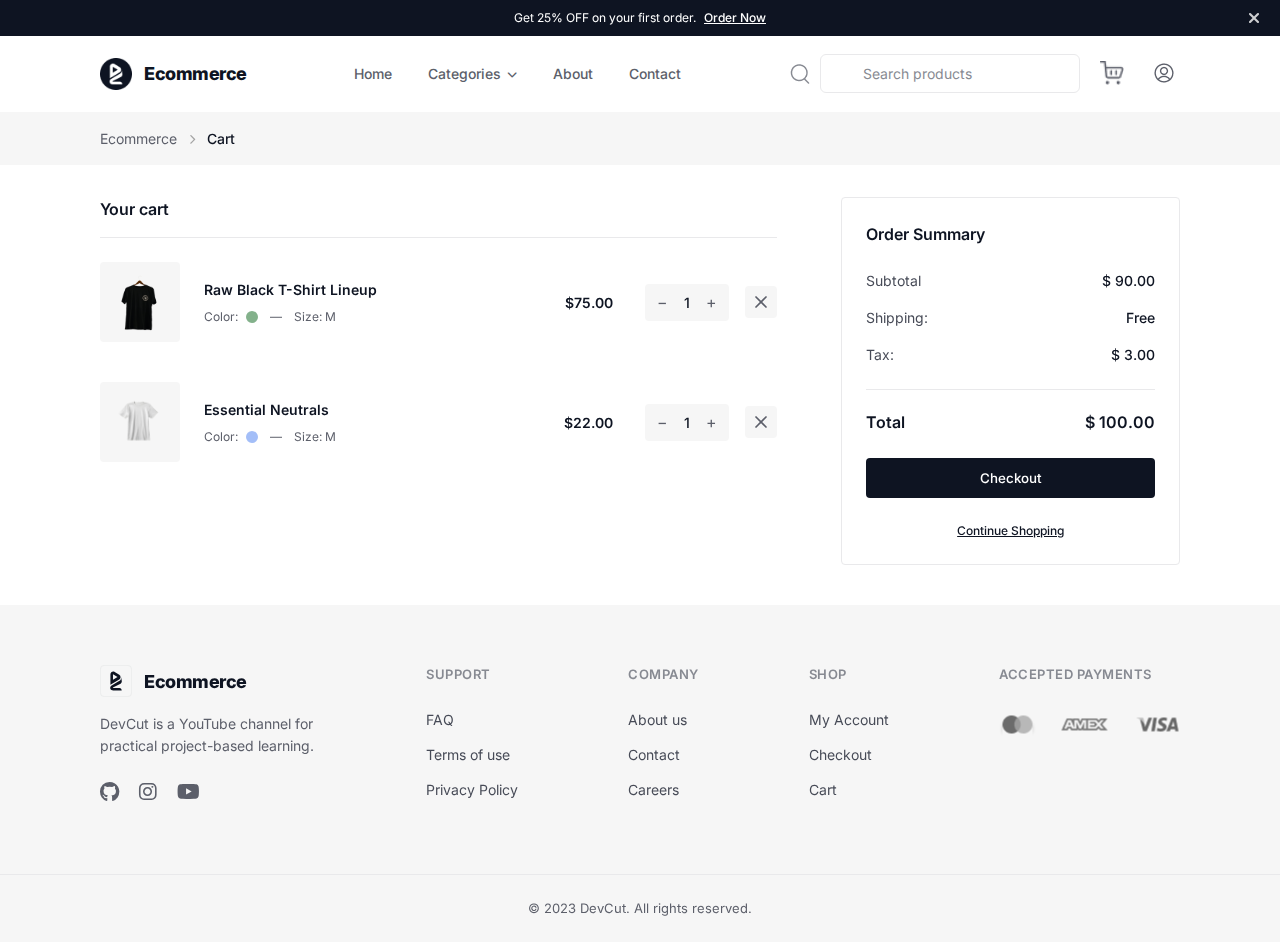
<file: cart.html>
<!DOCTYPE html>
<html lang="en">

<head>
    <meta charset="UTF-8">
    <meta name="viewport" content="width=device-width, initial-scale=1.0">
    <title>Cart</title>
    <link rel="stylesheet" href="stylez\general.css">
    <link rel="stylesheet" href="stylez\cart.css">
    <link rel="preconnect" href="https://fonts.googleapis.com">
    <link rel="preconnect" href="https://fonts.gstatic.com" crossorigin>
    <link href="https://fonts.googleapis.com/css2?family=Inter:wght@400;500;600;700&display=swap" rel="stylesheet">
    <link rel="stylesheet" href="https://cdnjs.cloudflare.com/ajax/libs/font-awesome/6.4.0/css/all.min.css" />
    <script src="https://code.jquery.com/jquery-3.6.0.min.js"></script>
</head>

<body>
 <div class="top-bar">
        <div class="container">
            <span>Get 25% OFF on your first order. <a href="#">Order Now</a></span>
        </div>
        <button class="top-bar-close"><i class="fa-solid fa-xmark"></i></button>
    </div>

    <header>
        <div class="container flex-between">
            <div class="logo">
                <img src="Assets\Logomark.png" alt="Logo">
                <span>Ecommerce</span>
            </div>

            <nav>
                <span class="nav-link">Home</span>
                <span class="nav-link">Categories <i class="fa-solid fa-chevron-down"></i></span>
                <span class="nav-link">About</span>
                <span class="nav-link">Contact</span>
            </nav>

            <div class="flex-center">
                <div class="search-container">
                    <img src="Assets\Search.png" alt="search">
                    <input type="text" class="search-input" placeholder="Search products">
                </div>
                <div class="header-icons">
                    <a href="cart.html"><button><img src="Assets\Icon.png" alt="Cart"></button></a>
                    <button><img src="Assets\User.png" alt="User"></button>
                </div>
            </div>
        </div>
    </header>

    <div class="breadcrumb-strip">
        <div class="container breadcrumbs">
            <a href="#">Ecommerce</a>
            <i class="fa-solid fa-chevron-right"></i>
            <span class="current">Cart</span>
        </div>
    </div>

    <div class="container">
        

        <div class="cart-wrapper">

            <div class="cart-items">
                <h2>Your cart</h2>

                <div class="cart-list">

                    <div class="cart-item">
                        <div class="item-img">
                            <img src="Assets\shirt_705.png" alt="Raw Black T-Shirt">
                        </div>
                        <div class="item-details">
                            <span class="item-name">Raw Black T-Shirt Lineup</span>
                            <div class="item-meta">
                                Color: <span class="color-dot bg-green"></span>
                                <span style="margin: 0 8px;">—</span>
                                Size: M
                            </div>
                        </div>
                        <div class="item-price">$75.00</div>
                        <div class="qty-box">
                            <button class="qty-btn">−</button>
                            <span class="qty-val">1</span>
                            <button class="qty-btn">+</button>
                        </div>
                        <button class="remove-btn"><img src="Assets\X.svg" alt="remove"></button>
                    </div>

                    <div class="cart-item">
                        <div class="item-img">
                            <img src="Assets\white_shirt.png" alt="Essential Neutrals">
                        </div>
                        <div class="item-details">
                            <span class="item-name">Essential Neutrals</span>
                            <div class="item-meta">
                                Color: <span class="color-dot bg-purple"></span>
                                <span style="margin: 0 8px;">—</span>
                                Size: M
                            </div>
                        </div>
                        <div class="item-price">$22.00</div>
                        <div class="qty-box">
                            <button class="qty-btn">−</button>
                            <span class="qty-val">1</span>
                            <button class="qty-btn">+</button>
                        </div>
                        <button class="remove-btn"><img src="Assets\X.svg" alt="remove"></button>
                    </div>

                </div>
            </div>

            <aside class="order-summary">
                <h2>Order Summary</h2>

                <div class="summary-row">
                    <span>Subtotal</span>
                    <span>$ 90.00</span>
                </div>
                <div class="summary-row">
                    <span>Shipping:</span>
                    <span>Free</span>
                </div>
                <div class="summary-row">
                    <span>Tax:</span>
                    <span>$ 3.00</span>
                </div>

                <div class="total-row">
                    <span>Total</span>
                    <span>$ 100.00</span>
                </div>

                <button class="checkout-btn">Checkout</button>
                <a href="#" class="continue-link">Continue Shopping</a>
            </aside>

        </div>
    </div>

       <footer>
      <div class="container">
            <div class="footer-inner">
                <div class="footer-brand">
                    <div class="logo">
                        <img src="Assets\white_logo.svg" alt="Logo">
                        <span>Ecommerce</span>
                    </div>
                    <p>DevCut is a YouTube channel for practical project-based learning.</p>
                    <div class="socials">
                        <i class="fa-brands fa-github"></i>
                        <i class="fa-brands fa-instagram"></i>
                        <i class="fa-brands fa-youtube"></i>
                    </div>
                </div>

                <div class="footer-links">
                    <h4>Support</h4>
                    <ul>
                        <li>FAQ</li>
                        <li>Terms of use</li>
                        <li>Privacy Policy</li>
                    </ul>
                </div>

                <div class="footer-links">
                    <h4>Company</h4>
                    <ul>
                        <li>About us</li>
                        <li>Contact</li>
                        <li>Careers</li>
                    </ul>
                </div>

                <div class="footer-links">
                    <h4>Shop</h4>
                    <ul>
                        <li>My Account</li>
                        <li>Checkout</li>
                        <li>Cart</li>
                    </ul>
                </div>

                <div class="footer-links">
                    <h4>Accepted Payments</h4>
                    <div style="display: flex; gap: 10px; font-size: 24px; color: #444;">
                          <img class="payments" src="Assets\Payments (3)-modified.png" />
                    </div>
                </div>
            </div>
        </div>

        <div class="bottom-bar">
            &copy; 2023 DevCut. All rights reserved.
        </div>
    </footer>


    <script src="index.js"></script>
</body>
</html>
</file>
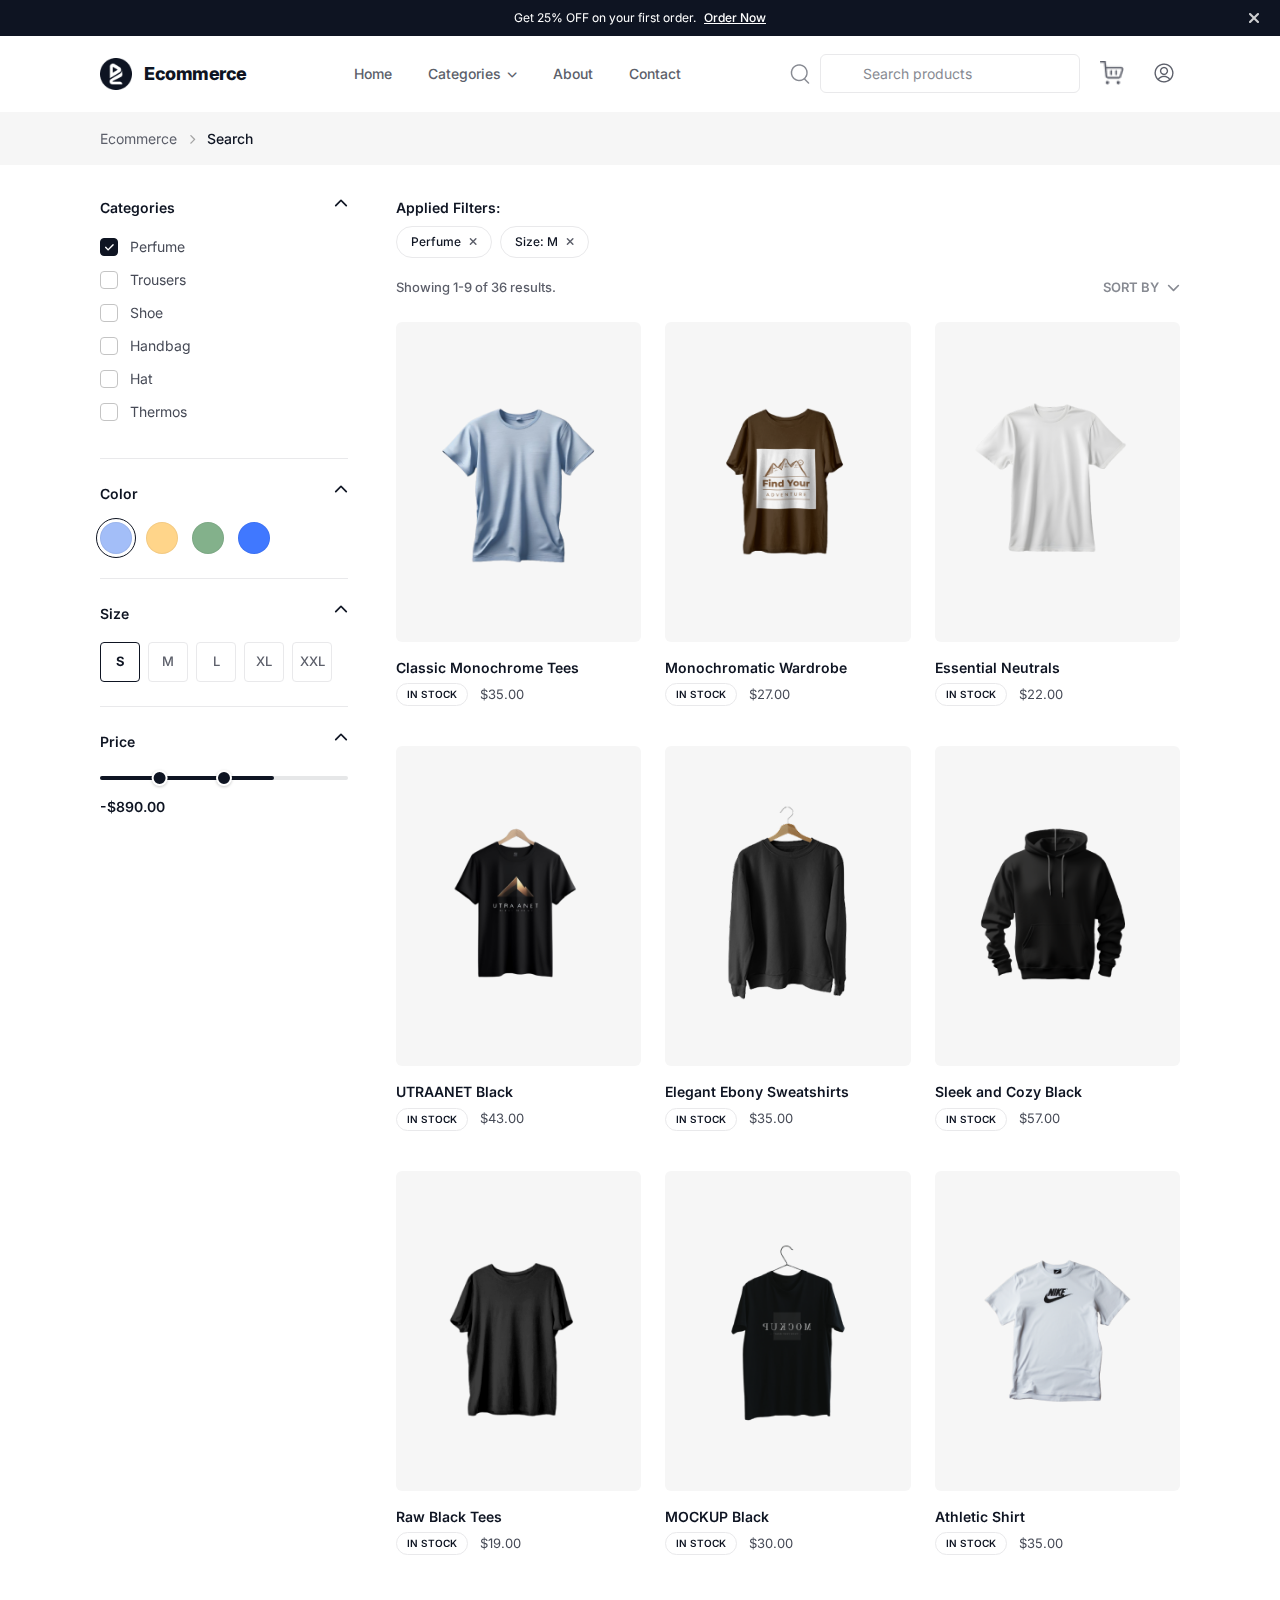
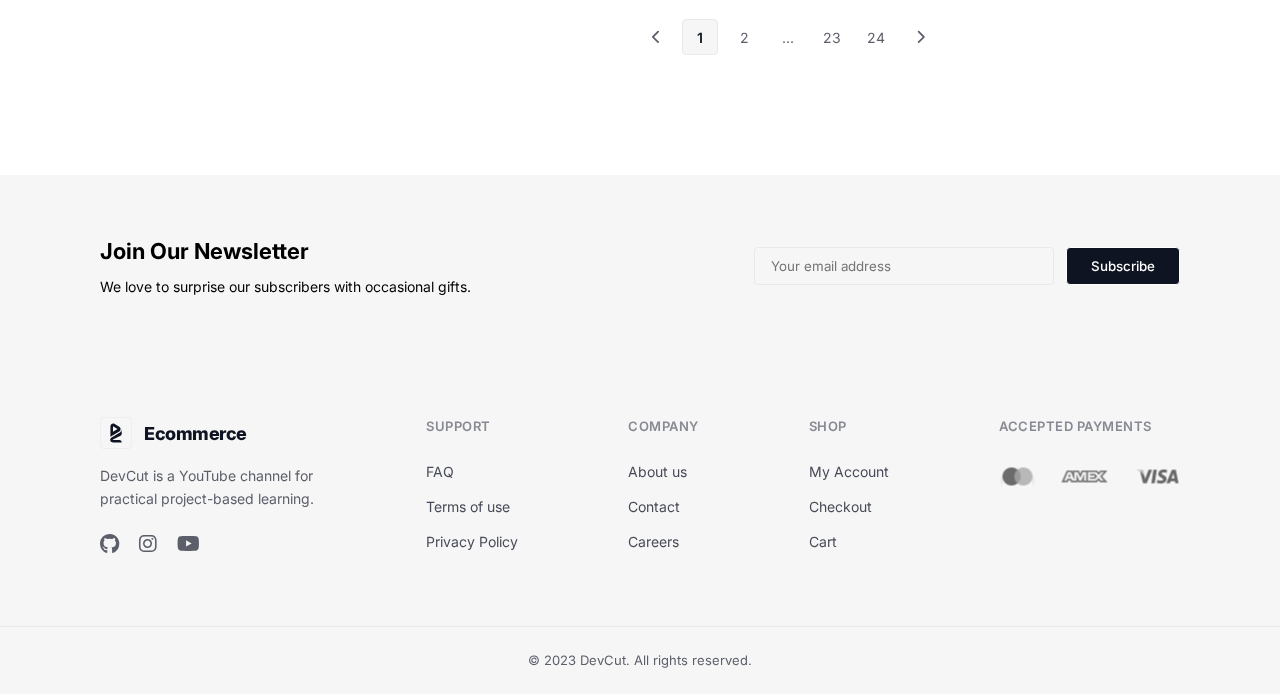
<file: listing.html>
<!DOCTYPE html>
<html lang="en">

<head>
    <meta charset="UTF-8">
    <meta name="viewport" content="width=device-width, initial-scale=1.0">
    <title>Ecommerce Listing</title>
    <link rel="stylesheet" href="stylez\general.css">
    <link rel="stylesheet" href="stylez\listing.css">
    <link rel="preconnect" href="https://fonts.googleapis.com">
    <link rel="preconnect" href="https://fonts.gstatic.com" crossorigin>
    <link href="https://fonts.googleapis.com/css2?family=Inter:wght@400;500;600;700&display=swap" rel="stylesheet">
    <link rel="stylesheet" href="https://cdnjs.cloudflare.com/ajax/libs/font-awesome/6.4.0/css/all.min.css" />
    
</head>

<body>

   <div class="top-bar">
        <div class="container">
            <span>Get 25% OFF on your first order. <a href="#">Order Now</a></span>
        </div>
        <button class="top-bar-close"><i class="fa-solid fa-xmark"></i></button>
    </div>

    <header>
        <div class="container flex-between">
            <div class="logo">
                <img src="Assets\Logomark.png" alt="Logo">
                <span>Ecommerce</span>
            </div>

            <nav>
                <span class="nav-link">Home</span>
                <span class="nav-link">Categories <i class="fa-solid fa-chevron-down"></i></span>
                <span class="nav-link">About</span>
                <span class="nav-link">Contact</span>
            </nav>

            <div class="flex-center">
                <div class="search-container">
                    <img src="Assets\Search.png" alt="search">
                    <input type="text" class="search-input" placeholder="Search products">
                </div>
                <div class="header-icons">
                    <button><img src="Assets\Icon.png" alt="Cart"></button>
                    <button><img src="Assets\User.png" alt="User"></button>
                </div>
            </div>
        </div>
    </header>


    <div class="breadcrumb-strip">
        <div class="container breadcrumbs">
            <a href="#">Ecommerce</a>
            <i class="fa-solid fa-chevron-right"></i>
            <span class="current">Search</span>
        </div>
    </div>

    <div class="container main-wrapper">

        <aside>
            <div class="filter-block">
                <div class="filter-title">Categories <i class="fa-solid fa-chevron-up"></i></div>
                <label class="check-item"><input type="checkbox" checked> Perfume</label>
                <label class="check-item"><input type="checkbox"> Trousers</label>
                <label class="check-item"><input type="checkbox"> Shoe</label>
                <label class="check-item"><input type="checkbox"> Handbag</label>
                <label class="check-item"><input type="checkbox"> Hat</label>
                <label class="check-item"><input type="checkbox"> Thermos</label>
            </div>

            <div class="filter-block">
                <div class="filter-title">Color <i class="fa-solid fa-chevron-up"></i></div>
                <div class="color-grid">
                    <div class="color-dot active" style="background: #A3BEF8;"></div>
                    <div class="color-dot" style="background: #FFD58A;"></div>
                    <div class="color-dot" style="background: #83B18B;"></div>
                    <div class="color-dot" style="background: #4078FF;"></div>
                </div>
            </div>

            <div class="filter-block">
                <div class="filter-title">Size <i class="fa-solid fa-chevron-up"></i></div>
                <div class="size-grid">
                    <div class="size-box active">S</div>
                    <div class="size-box">M</div>
                    <div class="size-box">L</div>
                    <div class="size-box">XL</div>
                    <div class="size-box">XXL</div>
                </div>
            </div>

            <div class="filter-block">
                <div class="filter-title">Price <i class="fa-solid fa-chevron-up"></i></div>
                <div class="range-track">
                    <div class="range-fill"></div>
                    <div class="range-thumb" style="left: 20%; transform: translateX(10%);"></div>
                    <div class="range-thumb" style="right: 50%; transform: translateX(50%);"></div>
                </div>
                <div style="font-weight: 600; font-size: 14px;">-$890.00</div>
            </div>
        </aside>

        <main>
            <div class="applied-filters-section">
                <div style="font-weight: 600; margin-bottom: 8px;">Applied Filters:</div>
                <div class="active-filters">
                    <span class="pill">Perfume <i class="fa-solid fa-xmark"></i></span>
                    <span class="pill">Size: M <i class="fa-solid fa-xmark"></i></span>
                </div>
            </div>

            <div class="flex-between listing-header">
                <div class="results-count">Showing 1-9 of 36 results.</div>

                <div class="sort-dropdown">
                    SORT BY <i class="fa-solid fa-chevron-down"></i>
                </div>
            </div>

            <div class="grid">
                <div class="card">
                    <div class="card-img">
                        <img src="Assets\light_blue.png" alt="Item 1">
                        <div class="wishlist-icon"><i class="fa-regular fa-heart"></i></div>
                    </div>
                    <div class="card-title">Classic Monochrome Tees</div>
                    <div class="card-meta">
                        <span class="stock-badge">IN STOCK</span>
                        <span class="price">$35.00</span>
                    </div>
                </div>

                <div class="card">
                    <div class="card-img">
                        <img src="Assets\brown_shirt.png" alt="Item 2">
                        <div class="wishlist-icon"><i class="fa-regular fa-heart"></i></div>
                    </div>
                    <div class="card-title">Monochromatic Wardrobe</div>
                    <div class="card-meta">
                        <span class="stock-badge">IN STOCK</span>
                        <span class="price">$27.00</span>
                    </div>
                </div>

                <div class="card">
                    <div class="card-img">
                        <img src="Assets\white_shirt.png" alt="Item 3">
                        <div class="wishlist-icon"><i class="fa-regular fa-heart"></i></div>
                    </div>
                    <div class="card-title">Essential Neutrals</div>
                    <div class="card-meta">
                        <span class="stock-badge">IN STOCK</span>
                        <span class="price">$22.00</span>
                    </div>
                </div>

                <div class="card">
                    <div class="card-img">
                        <img src="Assets\cover (1).png" alt="Item 4">
                        <div class="wishlist-icon"><i class="fa-regular fa-heart"></i></div>
                    </div>
                    <div class="card-title">UTRAANET Black</div>
                    <div class="card-meta">
                        <span class="stock-badge">IN STOCK</span>
                        <span class="price">$43.00</span>
                    </div>
                </div>

                <div class="card">
                    <div class="card-img">
                        <img src="Assets\black_sweatsh.png" alt="Item 5">
                        <div class="wishlist-icon"><i class="fa-regular fa-heart"></i></div>
                    </div>
                    <div class="card-title">Elegant Ebony Sweatshirts</div>
                    <div class="card-meta">
                        <span class="stock-badge">IN STOCK</span>
                        <span class="price">$35.00</span>
                    </div>
                </div>

                <div class="card">
                    <div class="card-img">
                        <img src="Assets\cover (2).png" alt="Item 6">
                        <div class="wishlist-icon"><i class="fa-regular fa-heart"></i></div>
                    </div>
                    <div class="card-title">Sleek and Cozy Black</div>
                    <div class="card-meta">
                        <span class="stock-badge">IN STOCK</span>
                        <span class="price">$57.00</span>
                    </div>
                </div>

                <div class="card">
                    <div class="card-img">
                        <img src="Assets\cover (3).png" style="filter: contrast(1.2);" alt="Item 7">
                        <div class="wishlist-icon"><i class="fa-regular fa-heart"></i></div>
                    </div>
                    <div class="card-title">Raw Black Tees</div>
                    <div class="card-meta">
                        <span class="stock-badge">IN STOCK</span>
                        <span class="price">$19.00</span>
                    </div>
                </div>

                <div class="card">
                    <div class="card-img">
                        <img src="Assets\cover (6).png" style="transform: scaleX(-1);" alt="Item 8">
                        <div class="wishlist-icon"><i class="fa-regular fa-heart"></i></div>
                    </div>
                    <div class="card-title">MOCKUP Black</div>
                    <div class="card-meta">
                        <span class="stock-badge">IN STOCK</span>
                        <span class="price">$30.00</span>
                    </div>
                </div>

                <div class="card">
                    <div class="card-img">
                        <img src="Assets\nike.png" alt="Item 9">
                        <div class="wishlist-icon"><i class="fa-regular fa-heart"></i></div>
                    </div>
                    <div class="card-title">Athletic Shirt</div>
                    <div class="card-meta">
                        <span class="stock-badge">IN STOCK</span>
                        <span class="price">$35.00</span>
                    </div>
                </div>
            </div>

            <div class="flex-center pagination">
                <div class="page-btn"><i class="fa-solid fa-chevron-left"></i></div>
                <div class="page-btn active">1</div>
                <div class="page-btn">2</div>
                <div class="page-btn">...</div>
                <div class="page-btn">23</div>
                <div class="page-btn">24</div>
                <div class="page-btn"><i class="fa-solid fa-chevron-right"></i></div>
            </div>
        </main>
    </div>

    <footer>
         <div class="newsletter-wrapper">
            <div class="container newsletter-content">
                <div class="news-left">
                    <h3>Join Our Newsletter</h3>
                    <p>We love to surprise our subscribers with occasional gifts.</p>
                </div>
                <div class="news-form">
                    <input type="email" placeholder="Your email address">
                    <button>Subscribe</button>
                </div>
            </div>
        </div>
        
        <div class="container">
            <div class="footer-inner">
                <div class="footer-brand">
                    <div class="logo">
                        <img src="Assets\white_logo.svg" alt="Logo">
                        <span>Ecommerce</span>
                    </div>
                    <p>DevCut is a YouTube channel for practical project-based learning.</p>
                    <div class="socials">
                        <i class="fa-brands fa-github"></i>
                        <i class="fa-brands fa-instagram"></i>
                        <i class="fa-brands fa-youtube"></i>
                    </div>
                </div>

                <div class="footer-links">
                    <h4>Support</h4>
                    <ul>
                        <li>FAQ</li>
                        <li>Terms of use</li>
                        <li>Privacy Policy</li>
                    </ul>
                </div>

                <div class="footer-links">
                    <h4>Company</h4>
                    <ul>
                        <li>About us</li>
                        <li>Contact</li>
                        <li>Careers</li>
                    </ul>
                </div>

                <div class="footer-links">
                    <h4>Shop</h4>
                    <ul>
                        <li>My Account</li>
                        <li>Checkout</li>
                        <li>Cart</li>
                    </ul>
                </div>

                <div class="footer-links">
                    <h4>Accepted Payments</h4>
                    <div style="display: flex; gap: 10px; font-size: 24px; color: #444;">
                          <img class="payments" src="Assets\Payments (3)-modified.png" />
                    </div>
                </div>
            </div>
        </div>

        <div class="bottom-bar">
            &copy; 2023 DevCut. All rights reserved.
        </div>
    </footer>



    <script src="index.js"></script>
</body>
</html>
</file>
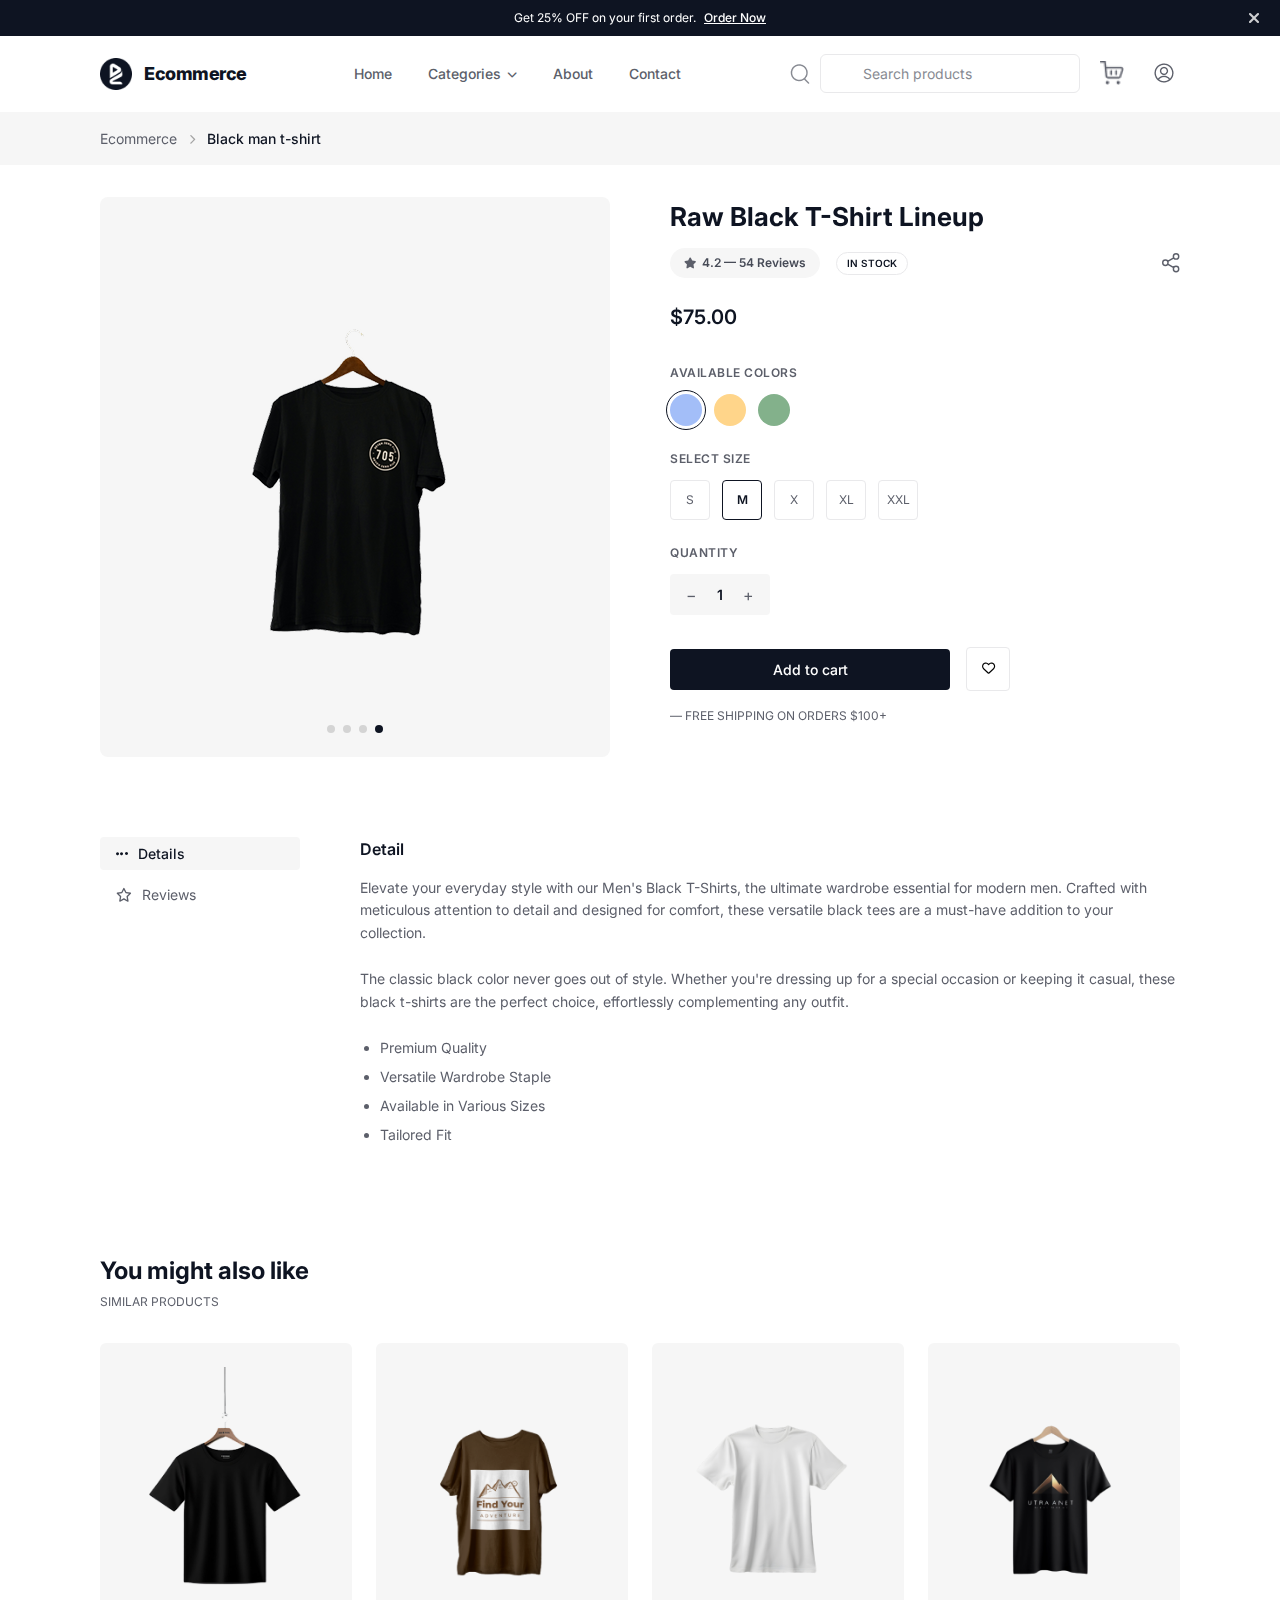
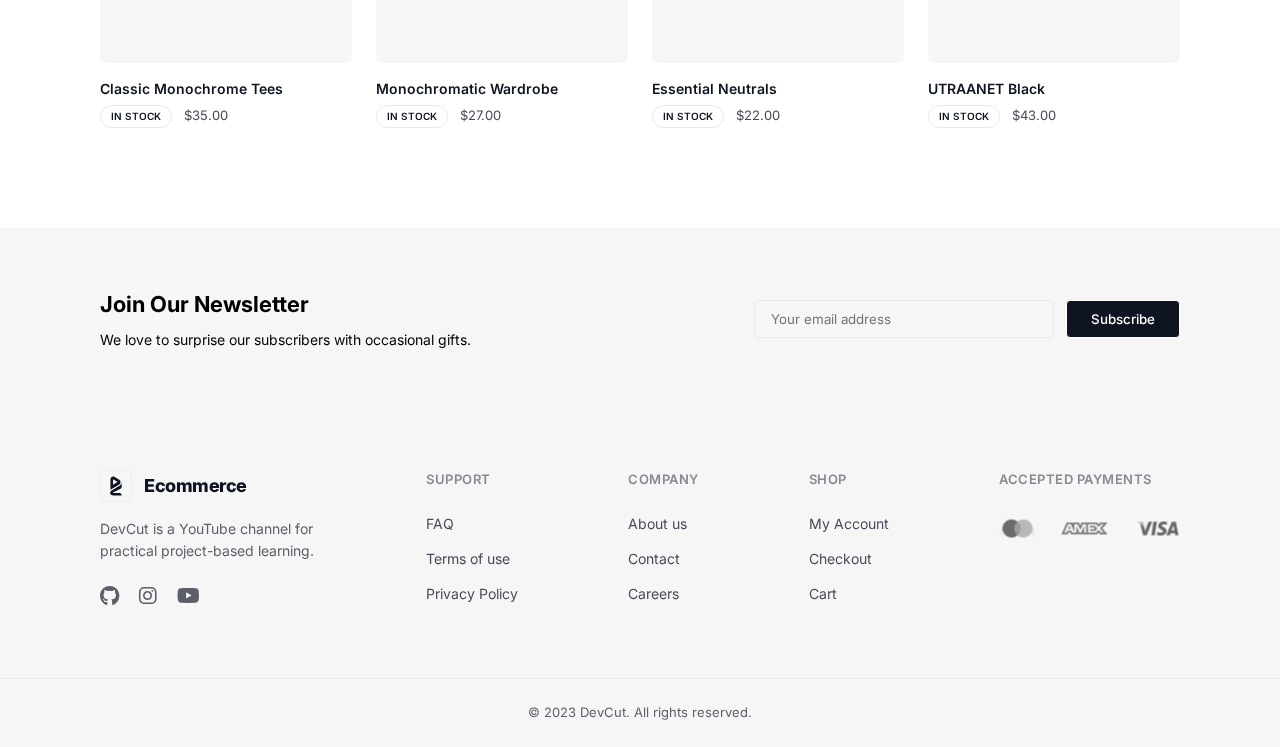
<file: productt.html>
<!DOCTYPE html>
<html lang="en">

<head>
    <meta charset="UTF-8">
    <meta name="viewport" content="width=device-width, initial-scale=1.0">
    <title>Raw Black T-Shirt Lineup</title>
    <link rel="stylesheet" href="stylez\general.css">
    <link rel="stylesheet" href="stylez\productt.css">
    <link rel="preconnect" href="https://fonts.googleapis.com">
    <link rel="preconnect" href="https://fonts.gstatic.com" crossorigin>
    <link href="https://fonts.googleapis.com/css2?family=Inter:wght@400;500;600;700&display=swap" rel="stylesheet">
    <link rel="stylesheet" href="https://cdnjs.cloudflare.com/ajax/libs/font-awesome/6.4.0/css/all.min.css" />
    <script src="https://code.jquery.com/jquery-3.6.0.min.js"></script>
</head>

<body>
   
    <div class="top-bar">
        <div class="container">
            <span>Get 25% OFF on your first order. <a href="#">Order Now</a></span>
        </div>
        <button class="top-bar-close"><i class="fa-solid fa-xmark"></i></button>
    </div>

    <header>
        <div class="container flex-between">
            <div class="logo">
                <img src="Assets\Logomark.png" alt="Logo">
                <span>Ecommerce</span>
            </div>

            <nav>
                <span class="nav-link">Home</span>
                <span class="nav-link">Categories <i class="fa-solid fa-chevron-down"></i></span>
                <span class="nav-link">About</span>
                <span class="nav-link">Contact</span>
            </nav>

            <div class="flex-center">
                <div class="search-container">
                    <img src="Assets\Search.png" alt="search">
                    <input type="text" class="search-input" placeholder="Search products">
                </div>
                <div class="header-icons">
                    <button><img src="Assets\Icon.png" alt="Cart"></button>
                    <button><img src="Assets\User.png" alt="User"></button>
                </div>
            </div>
        </div>
    </header>




    <div class="breadcrumb-strip">
        <div class="container breadcrumbs">
            <a href="#">Ecommerce</a>
            <i class="fa-solid fa-chevron-right"></i>
            <span class="current">Black man t-shirt</span>
        </div>
    </div>

    <div class="container">




        <section class="product-hero-section">
            <div class="gallery-wrap">
                <img src="Assets\shirt_705.png" alt="Product Image">
                <div class="gallery-dots">
                    <div class="dot"></div>
                    <div class="dot"></div>
                    <div class="dot"></div>
                    <div class="dot active"></div>
                </div>
            </div>

            <div class="product-info">
                <h1>Raw Black T-Shirt Lineup</h1>

                <div class="info-meta-row">
                    <div class="rating-pill">
                        <i class="fa-solid fa-star"></i> 4.2 — 54 Reviews
                    </div>
                    <span class="stock-badge">IN STOCK</span>
                    <div class="share-btn"><img src="Assets\share.svg" alt="share"></div>
                </div>

                <span class="hero-price">$75.00</span>

                <span class="selector-label">Available Colors</span>
                <div class="color-row">
                    <label>
                        <input type="radio" name="color" class="color-radio" checked>
                        <div class="color-swatch blue"></div>
                    </label>
                    <label>
                        <input type="radio" name="color" class="color-radio">
                        <div class="color-swatch yellow"></div>
                    </label>
                    <label>
                        <input type="radio" name="color" class="color-radio">
                        <div class="color-swatch green"></div>
                    </label>
                </div>

                <span class="selector-label">Select Size</span>
                <div class="size-row">
                    <label><input type="radio" name="size" class="size-radio">
                        <div class="size-tile">S</div>
                    </label>
                    <label><input type="radio" name="size" class="size-radio "  checked>
                        <div class="size-tile">M</div>
                    </label>
                    <label><input type="radio" name="size" class="size-radio">
                        <div class="size-tile">X</div>
                    </label>
                    <label><input type="radio" name="size" class="size-radio">
                        <div class="size-tile">XL</div>
                    </label>
                    <label><input type="radio" name="size" class="size-radio">
                        <div class="size-tile">XXL</div>
                    </label>
                </div>

                <span class="selector-label">Quantity</span>
                <div class="quantity-row">
                    <div class="qty-box">
                        <button class="qty-btn">−</button>
                        <span class="qty-val">1</span>
                        <button class="qty-btn">+</button>
                    </div>
                </div>

                <div class="buttons-row">
                    <button class="btn-add-cart">Add to cart</button>
                    <button class="btn-fav"><i class="fa-regular fa-heart"></i></button>
                </div>
                <div class="shipping-note">— Free shipping on orders $100+</div>
            </div>
        </section>

        <section class="details-split">
            <div class="details-nav">
                <button class="detail-tab active"><i class="fa-solid fa-ellipsis"></i> Details</button>
                <button class="detail-tab"><i class="fa-regular fa-star"></i> Reviews</button>
            </div>

            <div class="detail-content">
                <h3>Detail</h3>
                <p>Elevate your everyday style with our Men's Black T-Shirts, the ultimate wardrobe essential for modern
                    men. Crafted with meticulous attention to detail and designed for comfort, these versatile black
                    tees are a must-have addition to your collection.</p>
                <p>The classic black color never goes out of style. Whether you're dressing up for a special occasion or
                    keeping it casual, these black t-shirts are the perfect choice, effortlessly complementing any
                    outfit.</p>
                <ul>
                    <li>Premium Quality</li>
                    <li>Versatile Wardrobe Staple</li>
                    <li>Available in Various Sizes</li>
                    <li>Tailored Fit</li>
                </ul>
            </div>
        </section>

        <section class="related-section">
            <div class="related-header">
                <h2>You might also like</h2>
                <p>SIMILAR PRODUCTS</p>
            </div>

            <div class="related-grid">
                <div class="card">
                    <div class="card-img">
                        <img src="Assets\blackshirt_hanging.png" alt="Item 1">
                        <div class="wishlist-icon"><i class="fa-regular fa-heart"></i></div>
                    </div>
                    <div class="card-title">Classic Monochrome Tees</div>
                    <div class="card-meta">
                        <span class="stock-badge">IN STOCK</span>
                        <span class="price">$35.00</span>
                    </div>
                </div>

                <div class="card">
                    <div class="card-img">
                        <img src="Assets\brown_shirt.png" alt="Item 2">
                        <div class="wishlist-icon"><i class="fa-regular fa-heart"></i></div>
                    </div>
                    <div class="card-title">Monochromatic Wardrobe</div>
                    <div class="card-meta">
                        <span class="stock-badge">IN STOCK</span>
                        <span class="price">$27.00</span>
                    </div>
                </div>

                <div class="card">
                    <div class="card-img">
                        <img src="Assets\white_shirt.png" alt="Item 3">
                        <div class="wishlist-icon"><i class="fa-regular fa-heart"></i></div>
                    </div>
                    <div class="card-title">Essential Neutrals</div>
                    <div class="card-meta">
                        <span class="stock-badge">IN STOCK</span>
                        <span class="price">$22.00</span>
                    </div>
                </div>

                <div class="card">
                    <div class="card-img">
                        <img src="Assets\cover (1).png" alt="Item 4">
                        <div class="wishlist-icon"><i class="fa-regular fa-heart"></i></div>
                    </div>
                    <div class="card-title">UTRAANET Black</div>
                    <div class="card-meta">
                        <span class="stock-badge">IN STOCK</span>
                        <span class="price">$43.00</span>
                    </div>
                </div>
            </div>
        </section>

    </div>

    <footer>
        <div class="newsletter-wrapper">
            <div class="container newsletter-content">
                <div class="news-left">
                    <h3>Join Our Newsletter</h3>
                    <p>We love to surprise our subscribers with occasional gifts.</p>
                </div>
                <div class="news-form">
                    <input type="email" placeholder="Your email address">
                    <button>Subscribe</button>
                </div>
            </div>
        </div>
        
       <div class="container">
            <div class="footer-inner">
                <div class="footer-brand">
                    <div class="logo">
                        <img src="Assets\white_logo.svg" alt="Logo">
                        <span>Ecommerce</span>
                    </div>
                    <p>DevCut is a YouTube channel for practical project-based learning.</p>
                    <div class="socials">
                        <i class="fa-brands fa-github"></i>
                        <i class="fa-brands fa-instagram"></i>
                        <i class="fa-brands fa-youtube"></i>
                    </div>
                </div>

                <div class="footer-links">
                    <h4>Support</h4>
                    <ul>
                        <li>FAQ</li>
                        <li>Terms of use</li>
                        <li>Privacy Policy</li>
                    </ul>
                </div>

                <div class="footer-links">
                    <h4>Company</h4>
                    <ul>
                        <li>About us</li>
                        <li>Contact</li>
                        <li>Careers</li>
                    </ul>
                </div>

                <div class="footer-links">
                    <h4>Shop</h4>
                    <ul>
                        <li>My Account</li>
                        <li>Checkout</li>
                        <li>Cart</li>
                    </ul>
                </div>

                <div class="footer-links">
                    <h4>Accepted Payments</h4>
                    <div style="display: flex; gap: 10px; font-size: 24px; color: #444;">
                          <img class="payments" src="Assets\Payments (3)-modified.png" />
                    </div>
                </div>
            </div>
        </div>

        <div class="bottom-bar">
            &copy; 2023 DevCut. All rights reserved.
        </div>
    </footer>



    <script src="index.js"></script>
</body>
</html>
</file>
